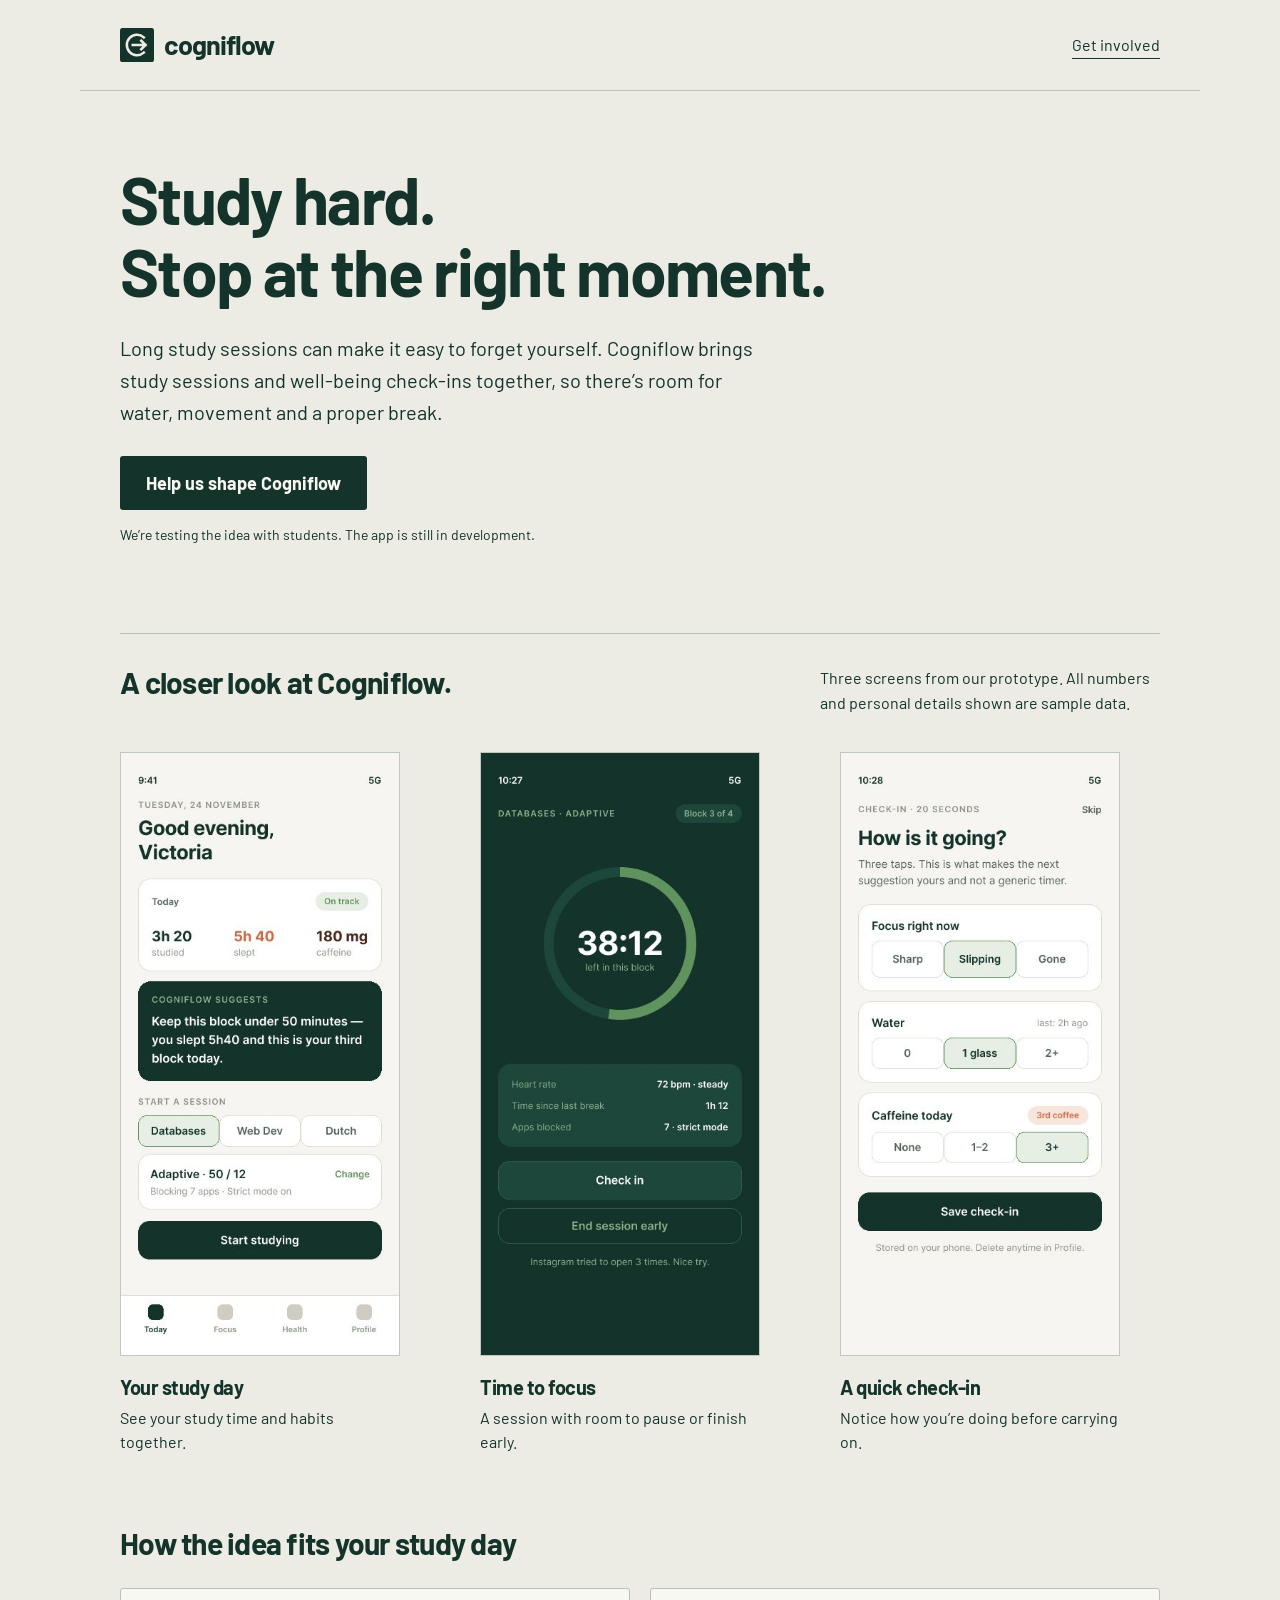
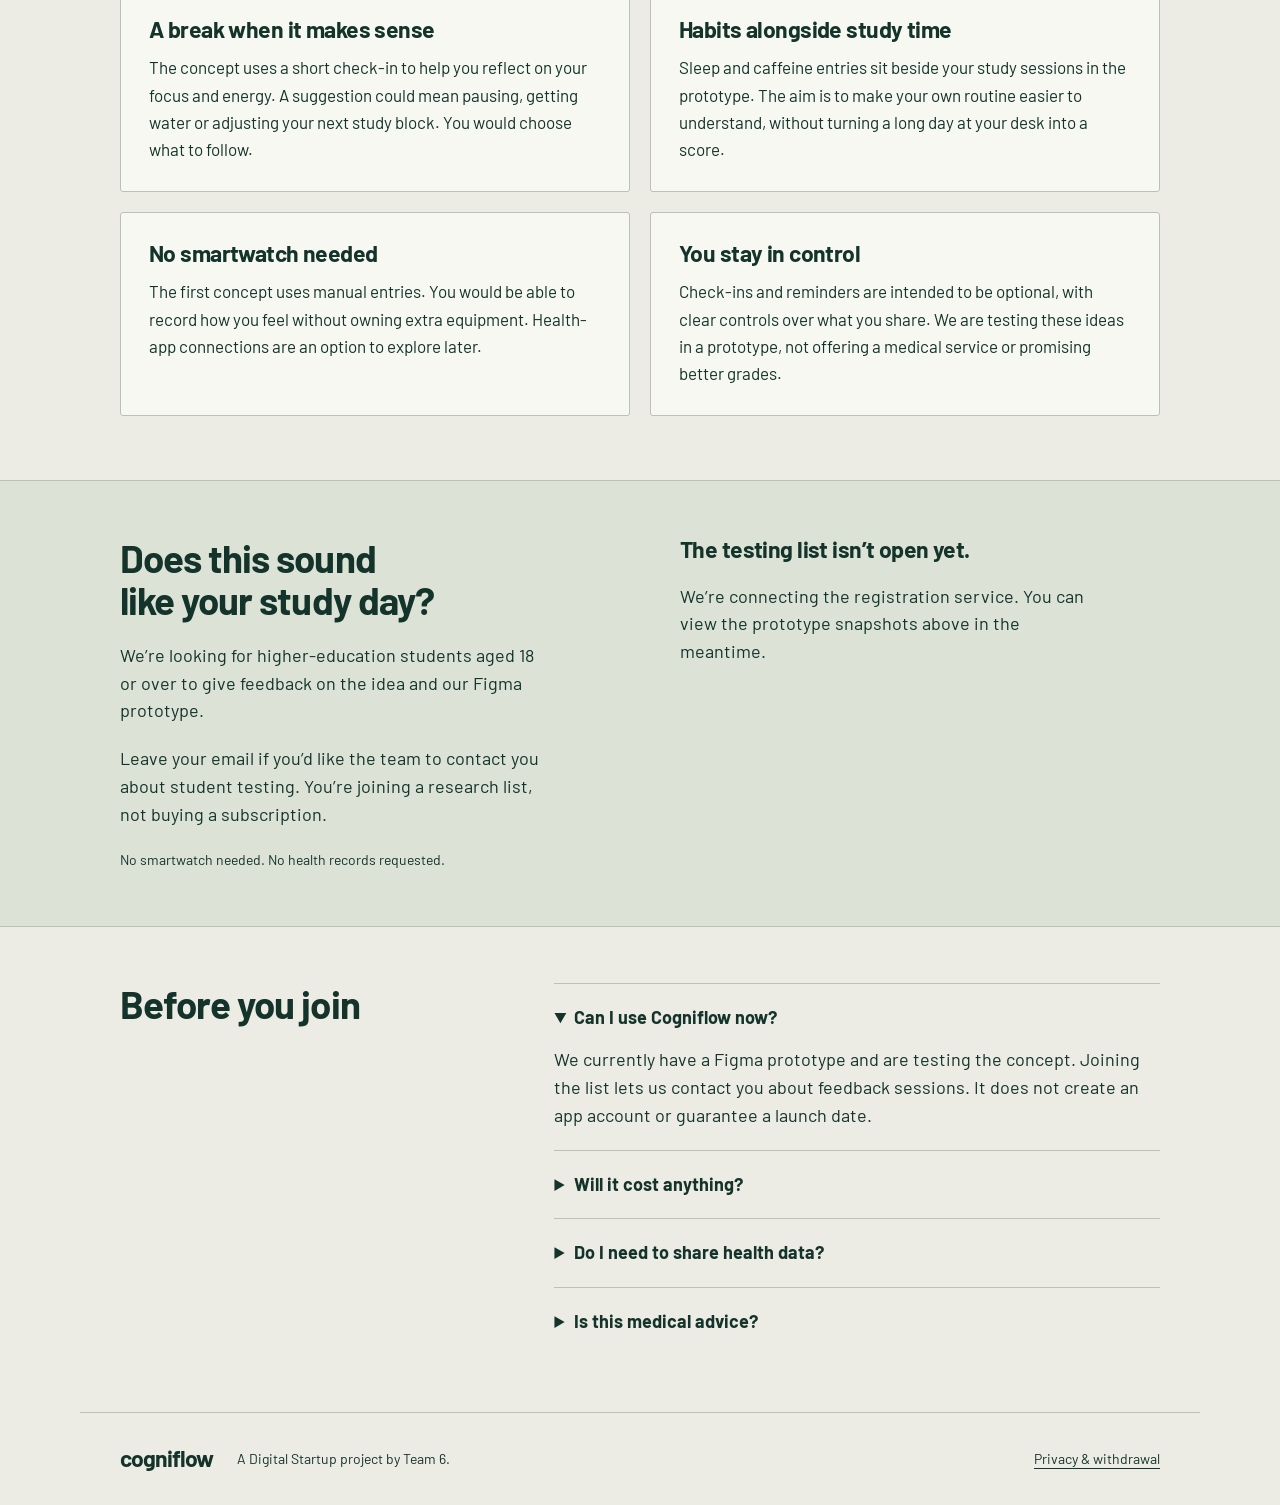
<file: index.html>
<!doctype html>
<html lang="en">
<head><meta charset="utf-8"><meta name="viewport" content="width=device-width, initial-scale=1"><meta name="theme-color" content="#14342B"><meta name="description" content="Cogniflow is a student project exploring better breaks, well-being check-ins and healthier study habits. Join the student testing list."><title>Cogniflow · Make room for a break</title><link rel="icon" href="mark.svg" type="image/svg+xml"><link rel="stylesheet" href="styles.css"><script src="config.js" defer></script><script src="app.js" defer></script></head>
<body>
<a class="skip" href="#main">Skip to content</a>
<header class="wrap masthead"><a class="brand" href="#" aria-label="Cogniflow home"><img src="mark.svg" width="34" height="34" alt="">cogniflow</a><nav aria-label="Main navigation"><a href="#join">Get involved</a></nav></header>
<main id="main">
<section class="wrap hero" aria-labelledby="headline">
 <div class="hero-copy"><h1 id="headline">Study hard.<br>Stop at the right moment.</h1><p class="intro">Long study sessions can make it easy to forget yourself. Cogniflow brings study sessions and well-being check-ins together, so there’s room for water, movement and a proper break.</p><a class="button" href="#join" data-cta>Help us shape Cogniflow</a><p class="small hero-note">We’re testing the idea with students. The app is still in development.</p></div>

</section>
<section id="prototype" class="wrap snapshots" aria-labelledby="snapshots-title"><div class="snapshots-heading"><h2 id="snapshots-title">A closer look at Cogniflow.</h2><p>Three screens from our prototype. All numbers and personal details shown are sample data.</p></div><div class="snapshot-grid" role="region" aria-label="Three prototype snapshots, scroll horizontally on narrow screens" tabindex="0"><figure><img src="assets/prototype-today.jpg" width="390" height="844" alt="Prototype dashboard showing study time, sleep and caffeine alongside a suggested study block."><figcaption><h3>Your study day</h3><p>See your study time and habits together.</p></figcaption></figure><figure><img src="assets/prototype-focus.jpg" width="390" height="844" alt="Prototype focus session with a timer, a check-in button and an option to end early."><figcaption><h3>Time to focus</h3><p>A session with room to pause or finish early.</p></figcaption></figure><figure><img src="assets/prototype-checkin.jpg" width="390" height="844" alt="Prototype check-in with optional entries for current focus, water and caffeine."><figcaption><h3>A quick check-in</h3><p>Notice how you’re doing before carrying on.</p></figcaption></figure></div><p class="snapshot-scroll-hint">Scroll sideways to view all three screens.</p></section>
<section class="wrap concept-details" aria-labelledby="details-title"><h2 id="details-title">How the idea fits your study day</h2><div class="information-grid"><article class="information-box"><h3>A break when it makes sense</h3><p>The concept uses a short check-in to help you reflect on your focus and energy. A suggestion could mean pausing, getting water or adjusting your next study block. You would choose what to follow.</p></article><article class="information-box"><h3>Habits alongside study time</h3><p>Sleep and caffeine entries sit beside your study sessions in the prototype. The aim is to make your own routine easier to understand, without turning a long day at your desk into a score.</p></article><article class="information-box"><h3>No smartwatch needed</h3><p>The first concept uses manual entries. You would be able to record how you feel without owning extra equipment. Health-app connections are an option to explore later.</p></article><article class="information-box"><h3>You stay in control</h3><p>Check-ins and reminders are intended to be optional, with clear controls over what you share. We are testing these ideas in a prototype, not offering a medical service or promising better grades.</p></article></div></section>
<section id="join" class="join-section"><div class="wrap join-layout"><div><h2>Does this sound<br>like your study day?</h2><p>We’re looking for higher-education students aged 18 or over to give feedback on the idea and our Figma prototype.</p><p>Leave your email if you’d like the team to contact you about student testing. You’re joining a research list, not buying a subscription.</p><p class="small">No smartwatch needed. No health records requested.</p></div><div id="signup-unavailable" hidden><h3>The testing list isn’t open yet.</h3><p>We’re connecting the registration service. You can view the prototype snapshots above in the meantime.</p></div><form id="signup-form" novalidate><label for="email">Your email</label><input id="email" name="email" type="email" autocomplete="email" maxlength="254" placeholder="you@example.com" required><label for="programme">Programme or study year <span>(optional)</span></label><input id="programme" name="programme" maxlength="100" placeholder="e.g. Computer science, second year"><div class="trap" aria-hidden="true"><label for="website">Leave this empty</label><input id="website" name="website" tabindex="-1" autocomplete="off"></div><label class="check"><input type="checkbox" name="eligible" required><span>I’m 18 or over and currently a higher-education student.</span></label><label class="check"><input type="checkbox" name="consent" required><span>I agree that Team 6 can keep these details and contact me about Cogniflow research. I can withdraw at any time.</span></label><p class="form-privacy">We’ll use your details only for this student project. Read <a href="privacy.html">how your information is handled</a>.</p><button class="button" type="submit">Join the testing list</button><p id="form-status" role="status" tabindex="-1"></p><div id="withdrawal" hidden><p class="small">Keep this private withdrawal code. You can use it on the <a href="privacy.html">privacy page</a> to remove your registration.</p><code id="withdrawal-code"></code><button type="button" class="text-button" id="copy-code">Copy code</button></div></form></div></section>
<section id="questions" class="wrap questions"><h2>Before you join</h2><div><details open><summary>Can I use Cogniflow now?</summary><p>We currently have a Figma prototype and are testing the concept. Joining the list lets us contact you about feedback sessions. It does not create an app account or guarantee a launch date.</p></details><details><summary>Will it cost anything?</summary><p>Joining the research list is free. We’re exploring a free basic version and an optional premium version with longer-term comparisons and more personalisation. EUR 40 per year is a proposed premium price we still need to test. There is nothing to buy on this page.</p></details><details><summary>Do I need to share health data?</summary><p>No. This registration asks only for your email and an optional programme or study year. Prototype feedback can use fictional examples. We don’t ask for wearable exports, medical records or health-app access here.</p></details><details><summary>Is this medical advice?</summary><p>No. Cogniflow explores everyday study habits and well-being support. It is not a medical service, and we haven’t established improvements in health, concentration or grades.</p></details></div></section>
</main>
<footer class="wrap footer"><a class="brand" href="#">cogniflow</a><p>A Digital Startup project by Team 6.</p><a href="privacy.html">Privacy & withdrawal</a><button type="button" class="text-button" id="measurement-settings">Visit-counting settings</button></footer>
<aside class="measurement" id="measurement" aria-label="Optional anonymous measurement" hidden><div><strong>Help us measure interest in this student project.</strong><p>If you’re 18+ and a higher-education student, you can allow an anonymous visit ID on this browser for 30 days. It helps us count visits and registrations. Your email isn’t included in the visit log. <a href="privacy.html#measurement">Details</a></p></div><div class="measurement-actions"><button type="button" id="allow-measurement">I’m a student, count my visit</button><button type="button" class="text-button" id="decline-measurement">Browse without counting</button></div></aside>
</body></html>
</file>
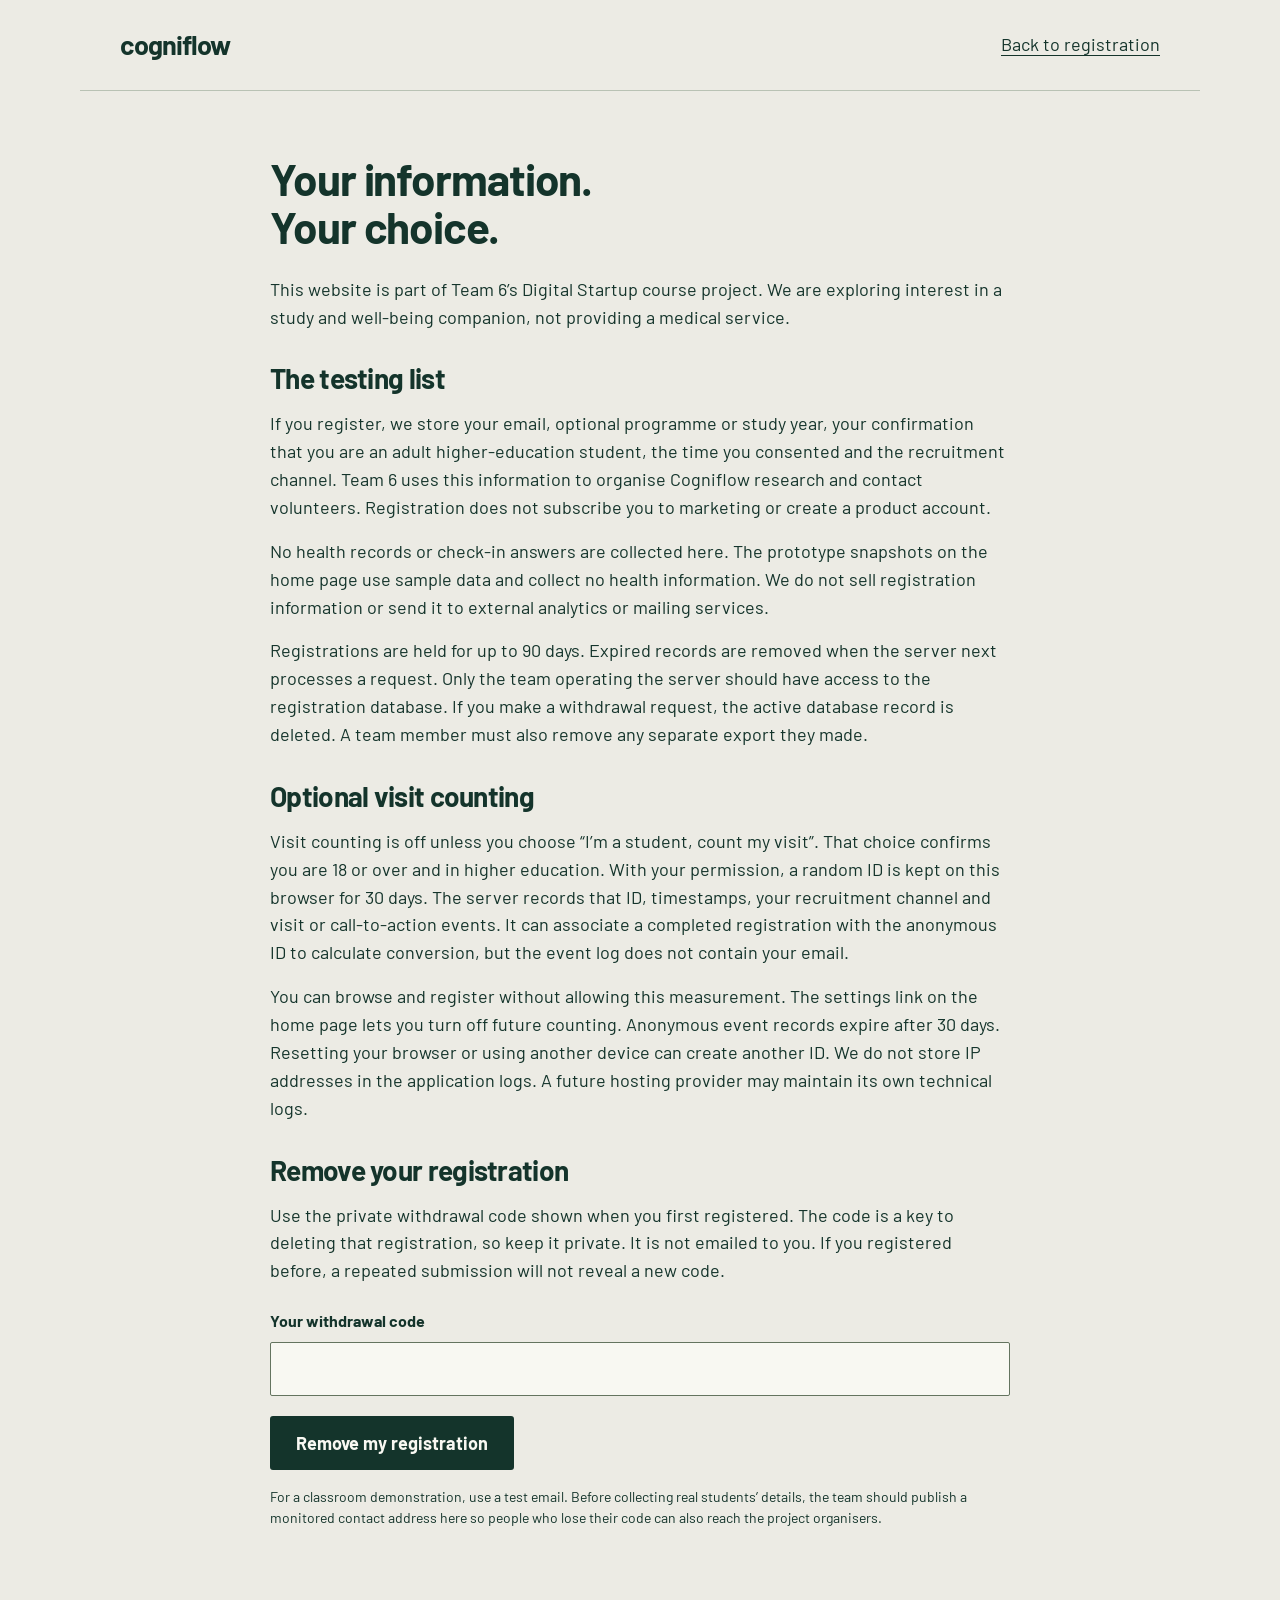
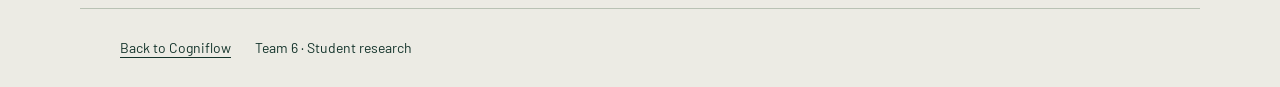
<file: privacy.html>
<!doctype html><html lang="en"><head><meta charset="utf-8"><meta name="viewport" content="width=device-width, initial-scale=1"><title>Privacy and withdrawal · Cogniflow</title><link rel="icon" href="mark.svg"><link rel="stylesheet" href="styles.css"><script src="config.js" defer></script><script src="app.js" defer></script></head><body><header class="wrap masthead"><a class="brand" href="./">cogniflow</a><a href="./#join">Back to registration</a></header><main class="wrap privacy"><h1>Your information.<br>Your choice.</h1><p>This website is part of Team 6’s Digital Startup course project. We are exploring interest in a study and well-being companion, not providing a medical service.</p><h2>The testing list</h2><p>If you register, we store your email, optional programme or study year, your confirmation that you are an adult higher-education student, the time you consented and the recruitment channel. Team 6 uses this information to organise Cogniflow research and contact volunteers. Registration does not subscribe you to marketing or create a product account.</p><p>No health records or check-in answers are collected here. The prototype snapshots on the home page use sample data and collect no health information. We do not sell registration information or send it to external analytics or mailing services.</p><p>Registrations are held for up to 90 days. Expired records are removed when the server next processes a request. Only the team operating the server should have access to the registration database. If you make a withdrawal request, the active database record is deleted. A team member must also remove any separate export they made.</p><h2 id="measurement">Optional visit counting</h2><p>Visit counting is off unless you choose “I’m a student, count my visit”. That choice confirms you are 18 or over and in higher education. With your permission, a random ID is kept on this browser for 30 days. The server records that ID, timestamps, your recruitment channel and visit or call-to-action events. It can associate a completed registration with the anonymous ID to calculate conversion, but the event log does not contain your email.</p><p>You can browse and register without allowing this measurement. The settings link on the home page lets you turn off future counting. Anonymous event records expire after 30 days. Resetting your browser or using another device can create another ID. We do not store IP addresses in the application logs. A future hosting provider may maintain its own technical logs.</p><h2>Remove your registration</h2><p>Use the private withdrawal code shown when you first registered. The code is a key to deleting that registration, so keep it private. It is not emailed to you. If you registered before, a repeated submission will not reveal a new code.</p><form id="withdraw-form"><label for="token">Your withdrawal code</label><input id="token" name="token" type="text" autocomplete="off" required minlength="30" maxlength="100"><button class="button" type="submit">Remove my registration</button><p id="withdraw-status" role="status" tabindex="-1"></p></form><p class="small">For a classroom demonstration, use a test email. Before collecting real students’ details, the team should publish a monitored contact address here so people who lose their code can also reach the project organisers.</p></main><footer class="wrap footer"><a href="./">Back to Cogniflow</a><span>Team 6 · Student research</span></footer></body></html>
</file>
<file: styles.css>
@font-face{font-family:Barlow;src:url('assets/Barlow-Regular.ttf') format('truetype');font-weight:400;font-display:swap}@font-face{font-family:Barlow;src:url('assets/Barlow-Bold.ttf') format('truetype');font-weight:700;font-display:swap}
:root{--green:#14342b;--linen:#ecebe4;--paper:#f8f8f2;--sage:#60935d;--peach:#d06b47;--brown:#4c2719;--line:#b9c2b4}*{box-sizing:border-box}[hidden]{display:none!important}html{scroll-behavior:smooth;scroll-padding-top:24px}body{margin:0;background:var(--linen);color:var(--green);font:18px/1.55 Barlow,'Segoe UI',sans-serif}a{color:inherit;text-underline-offset:4px}button,input{font:inherit}button{cursor:pointer}button:disabled{cursor:wait}h1,h2,h3,p,figure{margin:0}h1,h2,h3{font-weight:700;line-height:1.1;letter-spacing:-.025em}h1{font-size:clamp(44px,5.2vw,66px)}h2{font-size:clamp(30px,3vw,40px)}h3{font-size:23px}.wrap{max-width:1120px;margin:auto;padding-inline:40px}.masthead{display:flex;justify-content:space-between;align-items:center;padding-block:24px;border-bottom:1px solid var(--line)}.brand{display:inline-flex;align-items:center;gap:10px;font-weight:700;font-size:27px;letter-spacing:-1px;text-decoration:none}.masthead nav a{font-size:16px;text-decoration:none;border-bottom:1px solid var(--green);padding-bottom:4px}.hero{display:block;padding-block:72px 64px}.hero-copy{max-width:790px}.intro{max-width:650px;font-size:20px;line-height:1.6;margin-block:24px 28px}.button{background:var(--green);color:var(--paper);border:2px solid var(--green);border-radius:3px;display:inline-block;padding:13px 24px;text-decoration:none;font-weight:700;min-height:50px;line-height:1.35}.button:hover{background:var(--brown);border-color:var(--brown)}.button:active{transform:translateY(1px)}.small{font-size:14px;line-height:1.5}.hero-note{margin-top:14px;max-width:510px}.snapshots{padding-block:24px 72px}.snapshots-heading{display:flex;justify-content:space-between;align-items:flex-start;gap:40px;padding-top:32px;margin-bottom:36px;border-top:1px solid var(--line)}.snapshots-heading h2{font-size:30px;max-width:440px}.snapshots-heading p{max-width:340px;font-size:16px}.snapshot-grid{display:grid;grid-template-columns:repeat(3,minmax(0,1fr));gap:40px}.snapshot-grid figure{min-width:0;max-width:280px}.snapshot-grid img{display:block;width:100%;height:auto;border:1px solid #bfc9bc;object-fit:contain}.snapshot-grid figcaption{margin-top:20px}.snapshot-grid h3{font-size:20px}.snapshot-grid p{font-size:16px;margin-top:8px}.join-section{border-block:1px solid var(--line);background:#dce2d5}.join-layout{display:grid;grid-template-columns:1fr 1fr;gap:80px;padding-block:56px}.join-layout>div>p{margin-top:20px;max-width:420px}label{display:block;font-size:16px;font-weight:700;margin-bottom:8px}label span{font-weight:400}input[type=email],input[type=text],input:not([type]){display:block;width:100%;background:var(--paper);color:var(--green);border:1px solid #64745f;border-radius:2px;padding:12px 14px;min-height:50px;margin-bottom:20px}.check{display:flex;align-items:flex-start;gap:12px;font-size:15px;line-height:1.5;font-weight:400;margin-top:16px}.check input{width:18px;height:18px;flex-shrink:0;margin-top:3px;accent-color:var(--green)}.form-privacy{font-size:14px;margin-block:20px}.trap{position:absolute;left:-9999px}#form-status,#withdraw-status{margin-top:16px;font-size:16px;font-weight:700}#form-status:empty{display:none}#withdrawal{margin-top:16px}code{word-break:break-all;display:block;background:var(--paper);padding:12px;font-size:13px;margin-block:8px}.questions{display:grid;grid-template-columns:1fr 1.6fr;gap:56px;padding-block:56px}details{border-top:1px solid var(--line);padding:20px 0}summary{font-size:18px;font-weight:700;cursor:pointer}details p{margin-top:14px}.footer{display:flex;align-items:center;flex-wrap:wrap;gap:24px;padding-block:28px;border-top:1px solid var(--line);font-size:14px}.footer .brand{font-size:23px}.footer p{margin-right:auto}.text-button{background:none;color:inherit;border:0;border-bottom:1px solid currentColor;padding:3px 0;font-size:14px}.text-button:hover{border-bottom-width:2px}.measurement{position:fixed;bottom:16px;left:16px;right:16px;z-index:5;max-width:1120px;margin:auto;padding:20px 24px;display:flex;align-items:center;gap:28px;background:var(--paper);border:1px solid var(--green);font-size:14px}.measurement p{font-size:13px;max-width:740px;margin-top:4px}.measurement-actions{display:grid;gap:8px;flex-shrink:0;text-align:center}.measurement-actions>button:first-child{background:var(--green);color:white;border:0;border-radius:2px;padding:10px;font-size:14px}.skip{position:absolute;top:-100px;left:16px;padding:12px;background:var(--green);color:white;z-index:10}.skip:focus{top:8px}a:focus-visible,button:focus-visible,input:focus-visible,summary:focus-visible{outline:3px solid var(--brown);outline-offset:5px}.privacy{max-width:820px;padding-block:64px}.privacy h1{font-size:44px;margin-bottom:24px}.privacy h2{font-size:28px;margin:32px 0 16px}.privacy p{margin-block:16px}.privacy form{margin-top:24px}@media(max-width:760px){.wrap{padding-inline:24px}.hero{padding-block:48px}.snapshots-heading{display:block}.snapshots-heading p{margin-top:16px;max-width:500px}.snapshot-grid{gap:20px}.join-layout{gap:40px}.questions{gap:32px}}@media(max-width:560px){.masthead{padding-block:20px}.brand{font-size:24px}.hero h1{font-size:43px}.intro{font-size:18px}.snapshots{padding-bottom:48px}.snapshot-grid figure{margin-inline:0}.snapshots-heading h2{font-size:28px}.join-layout,.questions{grid-template-columns:1fr;gap:28px}.join-layout{padding-block:40px}.questions{padding-block:40px}.measurement{display:block;padding:16px;bottom:8px;left:8px;right:8px}.measurement-actions{display:flex;align-items:center;justify-content:space-between;gap:12px;margin-top:12px}.measurement-actions>button:first-child{flex:1}.footer{gap:16px}.footer p{order:2;width:100%}.privacy h1{font-size:36px}}@media(prefers-reduced-motion:reduce){html{scroll-behavior:auto}}

.snapshot-grid{align-items:start}.snapshot-grid figure{margin:0}.snapshot-scroll-hint{display:none}.concept-details{padding-block:0 64px}.concept-details h2{font-size:30px;margin-bottom:28px}.information-grid{display:grid;grid-template-columns:repeat(2,minmax(0,1fr));gap:20px}.information-box{padding:28px;background:var(--paper);border:1px solid var(--line);border-radius:3px}.information-box h3{font-size:23px;margin-bottom:12px}.information-box p{font-size:17px;line-height:1.6}.snapshot-grid:focus-visible{outline:3px solid var(--green);outline-offset:5px}@media(max-width:760px){.snapshot-grid{grid-template-columns:repeat(3,240px);overflow-x:auto;overscroll-behavior-x:contain;scroll-snap-type:x proximity;padding-bottom:16px;gap:20px}.snapshot-grid figure{max-width:none;scroll-snap-align:start}.snapshot-scroll-hint{display:block;font-size:14px;margin-top:12px}.concept-details{padding-bottom:48px}.information-box{padding:24px}}@media(max-width:560px){.information-grid{grid-template-columns:1fr;gap:16px}.concept-details h2{font-size:28px}}
</file>
